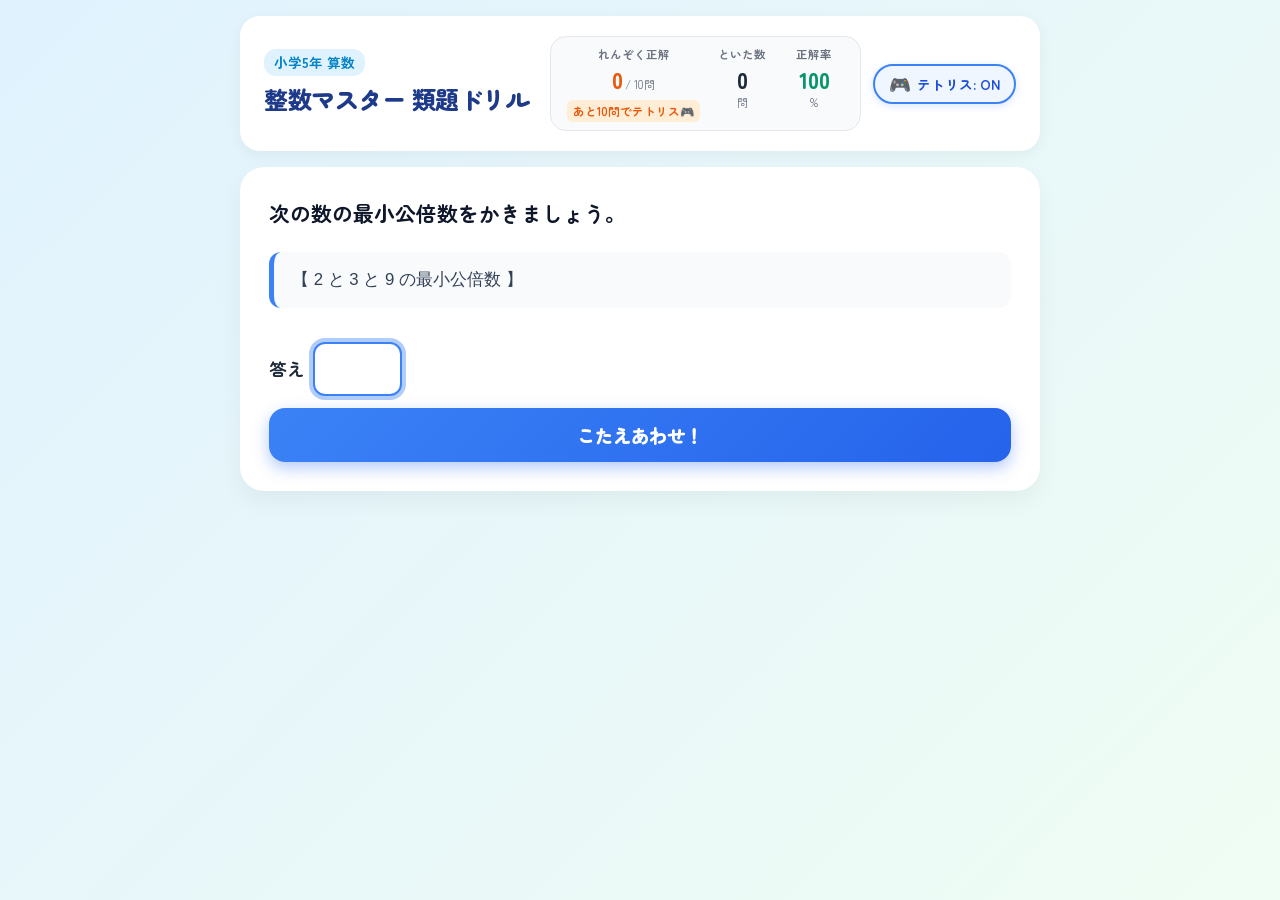
<file: index.html>
<!DOCTYPE html>
<html lang="ja">
<head>
  <meta charset="UTF-8">
  <meta name="viewport" content="width=device-width, initial-scale=1.0">
  <title>小5算数 整数マスター - 類題特化ドリル</title>
  <link rel="preconnect" href="https://fonts.googleapis.com">
  <link rel="preconnect" href="https://fonts.gstatic.com" crossorigin>
  <link href="https://fonts.googleapis.com/css2?family=Zen+Maru+Gothic:wght@400;500;700;900&display=swap" rel="stylesheet">
  <link rel="stylesheet" href="style.css">
</head>
<body>
  <div class="app-container">
    <!-- ヘッダー -->
    <header class="main-header">
      <div class="header-top">
        <div class="logo">
          <span class="badge-grade">小学5年 算数</span>
          <h1>整数マスター 類題ドリル</h1>
        </div>
        <div class="header-right">
          <div class="stats-bar">
            <div class="stat-item combo">
              <span class="stat-label">れんぞく正解</span>
              <div class="combo-num-wrap">
                <span class="stat-val" id="comboCount">0</span>
                <span class="stat-unit" id="comboUnit">/ 10問</span>
              </div>
              <span class="tetris-hint" id="tetrisHint">あと10問でテトリス🎮</span>
            </div>
            <div class="stat-item total">
              <span class="stat-label">といた数</span>
              <span class="stat-val" id="totalSolved">0</span>
              <span class="stat-unit">問</span>
            </div>
            <div class="stat-item rate">
              <span class="stat-label">正解率</span>
              <span class="stat-val" id="correctRate">100</span>
              <span class="stat-unit">%</span>
            </div>
          </div>
          <button type="button" class="btn-toggle-tetris on" id="toggleTetrisBtn" title="ごほうびテトリスのON/OFFを切り替えます">
            <span class="toggle-icon" id="toggleIcon">🎮</span>
            <span class="toggle-label" id="toggleLabel">テトリス: <strong>ON</strong></span>
          </button>
        </div>
      </div>

    </header>

    <!-- メイン問題表示エリア -->
    <main class="quiz-main">
      <div class="card question-card" id="questionCard">

        <div class="question-body">
          <div class="question-instruction" id="questionInstruction">問題文がここに入ります</div>
          <div class="question-subtext" id="questionSubtext" style="display:none;"></div>
          
          <!-- 入力フォームエリア -->
          <form id="answerForm" onsubmit="return false;">
            <div class="input-container" id="inputContainer">
              <!-- 動的に入力フィールドが生成されます -->
            </div>

            <!-- 操作ボタン -->
            <div class="action-buttons">
              <button type="submit" id="submitBtn" class="btn btn-primary">
                <span>こたえあわせ！</span>
              </button>
            </div>
          </form>
        </div>

        <!-- 判定結果・考え方表示エリア（解答後に表示） -->
        <div class="result-container" id="resultContainer" style="display:none;">
          <div class="result-banner" id="resultBanner">
            <div class="result-icon" id="resultIcon">⭕</div>
            <div class="result-text" id="resultText">せいかい！よくできました！</div>
          </div>

          <!-- 正解の表示（間違えた場合やすべての場合） -->
          <div class="correct-answer-box" id="correctAnswerBox">
            <div class="box-title">正解（こたえ）</div>
            <div class="box-content" id="correctAnswerContent"></div>
          </div>

          <!-- テスト用紙と同じ「考え方」ボックス -->
          <div class="explanation-box" id="explanationBox">
            <div class="box-title">
              <span class="bulb-icon">💡</span> 考え方
            </div>
            <div class="box-content" id="explanationContent">
              <!-- 考え方の解説が入る -->
            </div>
          </div>

          <div class="next-action">
            <button type="button" id="nextBtn" class="btn btn-next">
              <span>つぎの問題へ ⏩</span>
              <span class="key-hint">（Enterキーでも進めます）</span>
            </button>
          </div>
        </div>
      </div>
    </main>


  </div>

  <!-- 10問連続正解 祝福モーダル -->
  <div class="modal-overlay" id="tetrisUnlockModal" style="display: none;">
    <div class="modal-card unlock-card">
      <div class="unlock-icon">🎉 🕹️ 👑</div>
      <h2>10問連続正解！！</h2>
      <p class="unlock-desc">すごい！全問正解パワー全開！<br>ごほうびの<strong>「2分間テトリス」</strong>であそべるよ！</p>
      <button class="btn btn-tetris-start" id="startTetrisBtn">
        <span>🎮 テトリスをスタート！（2分間）</span>
      </button>
      <button class="btn-text-only" id="skipTetrisBtn">いまは勉強をつづける ✏️</button>
      <button class="btn-text-only text-muted" id="disableTetrisFromModalBtn" style="font-size: 0.8rem; color: #94a3b8; margin-top: 4px;">（テトリスをOFFにして集中モードにする）</button>
    </div>
  </div>

  <!-- テトリスゲーム画面モーダル -->
  <div class="modal-overlay tetris-bg" id="tetrisGameModal" style="display: none;">
    <div class="tetris-container">
      <!-- 上部情報バー -->
      <div class="tetris-header">
        <div class="tetris-timer-box">
          <span class="timer-icon">⏳</span>
          <span class="timer-label">のこり時間</span>
          <span class="timer-val" id="tetrisTimer">02:00</span>
        </div>
        <div class="tetris-stats">
          <div class="t-stat">スコア: <span id="tetrisScore">0</span></div>
          <div class="t-stat">ライン: <span id="tetrisLines">0</span></div>
        </div>
        <button class="btn btn-close-game" id="quitTetrisBtn">もどる ✏️</button>
      </div>

      <!-- ゲームメインエリア -->
      <div class="tetris-playfield">
        <div class="canvas-wrap">
          <canvas id="tetrisCanvas" width="200" height="400"></canvas>
          <div class="game-over-overlay" id="gameOverOverlay" style="display: none;">
            <div class="go-text">ゲームオーバー！</div>
            <button class="btn btn-primary" id="retryTetrisBtn">もう一度あそぶ</button>
          </div>
        </div>

        <!-- サイドパネル（HOLD, NEXTミノ & 操作ガイド） -->
        <div class="tetris-side">
          <div class="side-box">
            <div class="side-title">キープ (HOLD)</div>
            <canvas id="holdCanvas" width="80" height="80"></canvas>
          </div>
          <div class="side-box">
            <div class="side-title">つぎのブロック</div>
            <canvas id="nextCanvas" width="80" height="80"></canvas>
          </div>
          <div class="side-box pc-guide">
            <div class="side-title">PC操作</div>
            <p>⬅️ ➡️ : 移動</p>
            <p>⬆️ : 回転</p>
            <p>⬇️ : 下へ</p>
            <p>スペース : 即落下⚡</p>
            <p>C : キープ(HOLD)</p>
          </div>
        </div>
      </div>

      <!-- モバイル・タブレット用コントローラー -->
      <div class="tetris-touch-controls">
        <div class="dpad-left">
          <button class="touch-btn" id="btnLeft">◀</button>
          <button class="touch-btn" id="btnRight">▶</button>
          <button class="touch-btn" id="btnHold">📦 キープ</button>
        </div>
        <div class="dpad-right">
          <button class="touch-btn btn-action" id="btnRotate">🔄 まわす</button>
          <button class="touch-btn btn-action" id="btnDown">⬇️ おとす</button>
          <button class="touch-btn btn-harddrop" id="btnHardDrop">⚡ ドカン！</button>
        </div>
      </div>
    </div>
  </div>

  <!-- タイムアップモーダル -->
  <div class="modal-overlay" id="timeUpModal" style="display: none;">
    <div class="modal-card timeup-card">
      <div class="timeup-icon">⏰ 🎊</div>
      <h2>2分間おつかれさま！</h2>
      <p class="timeup-desc">スコア：<strong id="finalScore">0</strong> 点！<br>リフレッシュできたかな？<br>また10問正解してテトリスであそぼう！</p>
      <button class="btn btn-primary" id="backToMathBtn">
        <span>✏️ 算数の勉強にもどる！</span>
      </button>
    </div>
  </div>

  <script src="app.js"></script>
</body>
</html>
</file>
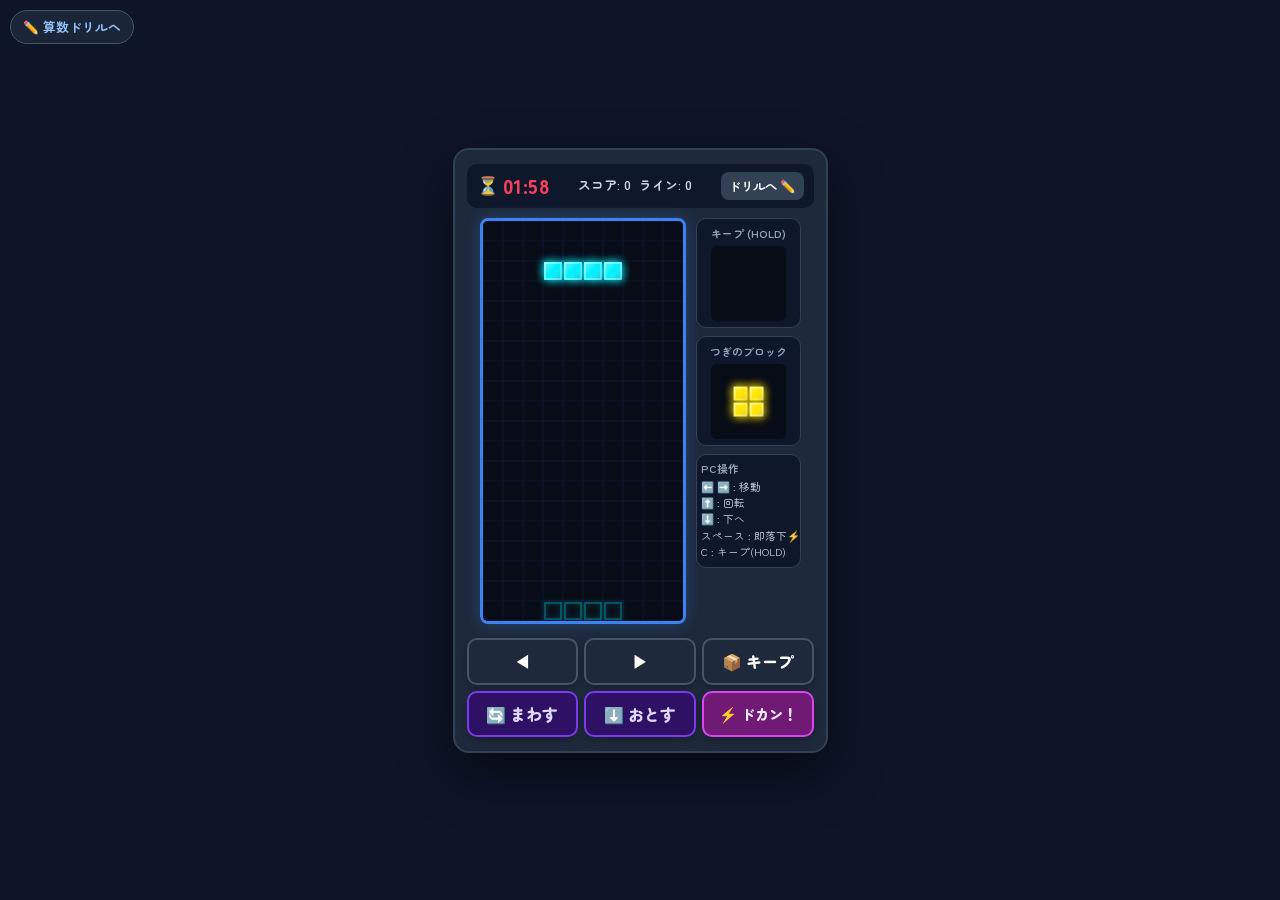
<file: tetris/index.html>
<!DOCTYPE html>
<html lang="ja">
<head>
  <meta charset="UTF-8">
  <meta name="viewport" content="width=device-width, initial-scale=1.0">
  <title>🎮 ネオンテトリス（テスト・確認用）</title>
  <link rel="preconnect" href="https://fonts.googleapis.com">
  <link rel="preconnect" href="https://fonts.gstatic.com" crossorigin>
  <link href="https://fonts.googleapis.com/css2?family=Zen+Maru+Gothic:wght@400;500;700;900&display=swap" rel="stylesheet">
  <link rel="stylesheet" href="../style.css">
  <style>
    body {
      background: #090d16;
      min-height: 100vh;
      margin: 0;
      padding: 0;
      display: flex;
      align-items: center;
      justify-content: center;
    }
    .standalone-nav {
      position: fixed;
      top: 10px;
      left: 10px;
      z-index: 2000;
    }
    .btn-back-home {
      background: rgba(30, 41, 59, 0.85);
      border: 1px solid #475569;
      color: #93c5fd;
      padding: 6px 12px;
      border-radius: 20px;
      font-size: 0.8rem;
      text-decoration: none;
      font-weight: 700;
      display: inline-flex;
      align-items: center;
      gap: 4px;
      backdrop-filter: blur(4px);
      transition: all 0.2s;
    }
    .btn-back-home:hover {
      background: #2563eb;
      color: #ffffff;
    }
  </style>
</head>
<body>
  <!-- ドリルへ戻るリンク -->
  <div class="standalone-nav">
    <a href="../" class="btn-back-home">✏️ 算数ドリルへ</a>
  </div>

  <!-- テトリスゲーム画面モーダル（常時表示） -->
  <div class="modal-overlay tetris-bg" id="tetrisGameModal" style="display: flex;">
    <div class="tetris-container">
      <!-- 上部情報バー -->
      <div class="tetris-header">
        <div class="tetris-timer-box">
          <span class="timer-icon">⏳</span>
          <span class="timer-val" id="tetrisTimer">02:00</span>
        </div>
        <div class="tetris-stats">
          <div class="t-stat">スコア: <span id="tetrisScore">0</span></div>
          <div class="t-stat">ライン: <span id="tetrisLines">0</span></div>
        </div>
        <button class="btn btn-close-game" id="quitTetrisBtn">ドリルへ ✏️</button>
      </div>

      <!-- ゲームメインエリア -->
      <div class="tetris-playfield">
        <div class="canvas-wrap">
          <canvas id="tetrisCanvas" width="200" height="400"></canvas>
          <div class="game-over-overlay" id="gameOverOverlay" style="display: none;">
            <div class="go-text">ゲームオーバー！</div>
            <button class="btn btn-primary" id="retryTetrisBtn">もう一度あそぶ</button>
          </div>
        </div>

        <!-- サイドパネル（HOLD, NEXTミノ & 操作ガイド） -->
        <div class="tetris-side">
          <div class="side-box">
            <div class="side-title">キープ (HOLD)</div>
            <canvas id="holdCanvas" width="70" height="70"></canvas>
          </div>
          <div class="side-box">
            <div class="side-title">つぎのブロック</div>
            <canvas id="nextCanvas" width="70" height="70"></canvas>
          </div>
          <div class="side-box pc-guide">
            <div class="side-title">PC操作</div>
            <p>⬅️ ➡️ : 移動</p>
            <p>⬆️ : 回転</p>
            <p>⬇️ : 下へ</p>
            <p>スペース : 即落下⚡</p>
            <p>C : キープ(HOLD)</p>
          </div>
        </div>
      </div>

      <!-- モバイル・タブレット用コントローラー -->
      <div class="tetris-touch-controls">
        <div class="dpad-left">
          <button class="touch-btn" id="btnLeft">◀</button>
          <button class="touch-btn" id="btnRight">▶</button>
          <button class="touch-btn" id="btnHold">📦 キープ</button>
        </div>
        <div class="dpad-right">
          <button class="touch-btn btn-action" id="btnRotate">🔄 まわす</button>
          <button class="touch-btn btn-action" id="btnDown">⬇️ おとす</button>
          <button class="touch-btn btn-harddrop" id="btnHardDrop">⚡ ドカン！</button>
        </div>
      </div>
    </div>
  </div>

  <!-- タイムアップモーダル -->
  <div class="modal-overlay" id="timeUpModal" style="display: none;">
    <div class="modal-card timeup-card">
      <div class="timeup-icon">⏰ 🎊</div>
      <h2>2分間おつかれさま！</h2>
      <p class="timeup-desc">スコア：<strong id="finalScore">0</strong> 点！<br>もう一度あそぶか、算数ドリルに戻れます。</p>
      <button class="btn btn-primary" id="backToMathBtn">
        <span>🎮 もう一度テトリスであそぶ！</span>
      </button>
      <a href="../" class="btn-text-only" style="margin-top: 8px; text-decoration: none; display: inline-block;">✏️ 算数ドリルへ</a>
    </div>
  </div>

  <script src="../app.js"></script>
  <script>
    // テトリス単体起動スクリプト
    document.addEventListener('DOMContentLoaded', () => {
      let tetrisGameInstance;

      function startStandaloneTetris() {
        tetrisGameInstance = new TetrisGame(() => {
          // 「ドリルへ」を押した時はドリルページへ遷移
          window.location.href = '../';
        });

        // タイムアップ後に「もう一度テトリスであそぶ」を押したときの挙動
        const backBtn = document.getElementById('backToMathBtn');
        if (backBtn) {
          // 既存イベントをクローンして置換
          const newBackBtn = backBtn.cloneNode(true);
          backBtn.parentNode.replaceChild(newBackBtn, backBtn);
          newBackBtn.addEventListener('click', () => {
            document.getElementById('timeUpModal').style.display = 'none';
            tetrisGameInstance.start();
          });
        }

        // 「ドリルへ」ボタンの遷移
        const quitBtn = document.getElementById('quitTetrisBtn');
        if (quitBtn) {
          const newQuitBtn = quitBtn.cloneNode(true);
          quitBtn.parentNode.replaceChild(newQuitBtn, quitBtn);
          newQuitBtn.addEventListener('click', () => {
            tetrisGameInstance.pauseAndSave();
            window.location.href = '../';
          });
        }

        tetrisGameInstance.start();
      }

      startStandaloneTetris();
    });
  </script>
</body>
</html>
</file>
<file: style.css>
:root {
  --primary-color: #3b82f6;
  --primary-hover: #2563eb;
  --primary-light: #eff6ff;
  --accent-color: #f59e0b;
  --success-color: #10b981;
  --danger-color: #ef4444;
  --text-main: #1f2937;
  --text-muted: #6b7280;
  --bg-color: #f0fdf4;
  --card-bg: #ffffff;
  --border-color: #e5e7eb;
  --focus-ring: rgba(59, 130, 246, 0.4);
  --font-family: 'Zen Maru Gothic', -apple-system, BlinkMacSystemFont, "Segoe UI", Roboto, sans-serif;
}

* {
  box-sizing: border-box;
  margin: 0;
  padding: 0;
}

body {
  font-family: var(--font-family);
  background: linear-gradient(135deg, #e0f2fe 0%, #f0fdf4 100%);
  color: var(--text-main);
  min-height: 100vh;
  display: flex;
  flex-direction: column;
  align-items: center;
  padding: 16px;
  line-height: 1.6;
}

.app-container {
  width: 100%;
  max-width: 800px;
  display: flex;
  flex-direction: column;
  gap: 16px;
}

/* ヘッダー */
.main-header {
  background: var(--card-bg);
  border-radius: 20px;
  padding: 20px 24px;
  box-shadow: 0 4px 15px rgba(0, 0, 0, 0.05);
  display: flex;
  flex-direction: column;
  gap: 16px;
}

.header-top {
  display: flex;
  justify-content: space-between;
  align-items: center;
  flex-wrap: wrap;
  gap: 16px;
}

.logo {
  display: flex;
  flex-direction: column;
  gap: 4px;
}

.badge-grade {
  font-size: 0.85rem;
  font-weight: 700;
  color: #0284c7;
  background: #e0f2fe;
  padding: 3px 10px;
  border-radius: 12px;
  width: fit-content;
}

.logo h1 {
  font-size: 1.5rem;
  font-weight: 900;
  color: #1e3a8a;
  letter-spacing: -0.5px;
}

/* ヘッダー右側（成績バー＆テトリス設定トグル） */
.header-right {
  display: flex;
  align-items: center;
  gap: 12px;
  flex-wrap: wrap;
}

.btn-toggle-tetris {
  display: inline-flex;
  align-items: center;
  gap: 6px;
  padding: 8px 14px;
  border-radius: 20px;
  font-family: var(--font-family);
  font-size: 0.85rem;
  font-weight: 700;
  cursor: pointer;
  transition: all 0.2s ease;
  border: 2px solid;
  user-select: none;
  white-space: nowrap;
}

.btn-toggle-tetris.on {
  background: #eff6ff;
  border-color: #3b82f6;
  color: #1d4ed8;
  box-shadow: 0 2px 8px rgba(59, 130, 246, 0.2);
}

.btn-toggle-tetris.on:hover {
  background: #dbeafe;
}

.btn-toggle-tetris.off {
  background: #f1f5f9;
  border-color: #94a3b8;
  color: #64748b;
}

.btn-toggle-tetris.off:hover {
  background: #e2e8f0;
}

.toggle-icon {
  font-size: 1.1rem;
  line-height: 1;
}

/* 成績バー */
.stats-bar {
  display: flex;
  gap: 12px;
  background: #f8fafc;
  padding: 8px 16px;
  border-radius: 16px;
  border: 1px solid var(--border-color);
}

.stat-item {
  display: flex;
  flex-direction: column;
  align-items: center;
  min-width: 60px;
}

.stat-label {
  font-size: 0.72rem;
  color: var(--text-muted);
  font-weight: 700;
}

.stat-val {
  font-size: 1.35rem;
  font-weight: 900;
  color: #1e293b;
}

.combo .stat-val {
  color: #ea580c;
}

.rate .stat-val {
  color: #059669;
}

.stat-unit {
  font-size: 0.7rem;
  color: var(--text-muted);
  margin-top: -4px;
}

/* カテゴリーナビゲーション */
.category-nav {
  display: flex;
  gap: 8px;
  overflow-x: auto;
  padding-bottom: 4px;
  scrollbar-width: thin;
}

.category-nav::-webkit-scrollbar {
  height: 4px;
}

.category-nav::-webkit-scrollbar-thumb {
  background: #cbd5e1;
  border-radius: 4px;
}

.cat-btn {
  white-space: nowrap;
  padding: 8px 16px;
  border-radius: 24px;
  border: 2px solid transparent;
  background: #f1f5f9;
  color: #475569;
  font-family: var(--font-family);
  font-size: 0.95rem;
  font-weight: 700;
  cursor: pointer;
  transition: all 0.2s ease;
}

.cat-btn:hover {
  background: #e2e8f0;
  transform: translateY(-1px);
}

.cat-btn.active {
  background: #3b82f6;
  color: #ffffff;
  box-shadow: 0 4px 10px rgba(59, 130, 246, 0.3);
}

/* メインカード */
.card {
  background: var(--card-bg);
  border-radius: 24px;
  padding: 28px;
  box-shadow: 0 10px 25px rgba(0, 0, 0, 0.05);
  border: 1px solid rgba(255, 255, 255, 0.8);
  position: relative;
  overflow: hidden;
}

.card-header {
  display: flex;
  align-items: center;
  gap: 10px;
  margin-bottom: 20px;
}

.question-badge {
  background: #dbeafe;
  color: #1d4ed8;
  font-size: 0.85rem;
  font-weight: 700;
  padding: 4px 12px;
  border-radius: 8px;
}

.question-tag {
  background: #fef3c7;
  color: #b45309;
  font-size: 0.8rem;
  font-weight: 700;
  padding: 4px 10px;
  border-radius: 8px;
}

/* 問題文 */
.question-body {
  display: flex;
  flex-direction: column;
  gap: 20px;
}

.question-instruction {
  font-size: 1.3rem;
  font-weight: 700;
  color: #0f172a;
  line-height: 1.7;
}

.question-subtext {
  background: #f8fafc;
  padding: 14px 18px;
  border-radius: 12px;
  border-left: 5px solid #3b82f6;
  font-size: 1.05rem;
  color: #334155;
  font-weight: 500;
  line-height: 1.7;
}

.number-chip-container {
  display: flex;
  flex-wrap: wrap;
  gap: 10px;
  padding: 12px 16px;
  background: #f1f5f9;
  border-radius: 12px;
  margin: 10px 0;
}

.number-chip {
  background: #ffffff;
  padding: 6px 14px;
  border-radius: 8px;
  font-size: 1.25rem;
  font-weight: 900;
  color: #1e293b;
  box-shadow: 0 2px 4px rgba(0, 0, 0, 0.06);
  border: 1px solid #cbd5e1;
}

/* 入力エリア */
.input-container {
  display: flex;
  flex-direction: column;
  gap: 18px;
  margin-top: 14px;
}

.input-row {
  display: flex;
  align-items: center;
  flex-wrap: wrap;
  gap: 8px;
  font-size: 1.15rem;
  font-weight: 700;
}

.input-row-block {
  display: flex;
  flex-direction: column;
  gap: 8px;
  background: #f8fafc;
  padding: 14px 18px;
  border-radius: 16px;
  border: 1px solid #e2e8f0;
}

.input-label {
  color: #1e293b;
  font-size: 1.1rem;
  font-weight: 700;
  display: inline-flex;
  align-items: center;
  gap: 6px;
}

.multi-box-wrap {
  display: flex;
  align-items: center;
  flex-wrap: wrap;
  gap: 8px;
}

.box-item {
  display: inline-flex;
  align-items: center;
  gap: 6px;
}

.box-separator {
  color: #64748b;
  font-size: 1.2rem;
  font-weight: 700;
}

.input-field-wrap {
  display: inline-flex;
  align-items: center;
  gap: 6px;
  background: #ffffff;
  border: 2px solid #94a3b8;
  border-radius: 12px;
  padding: 4px 10px;
  transition: all 0.2s ease;
  box-shadow: inset 0 2px 4px rgba(0, 0, 0, 0.04);
}

.input-field-wrap:focus-within {
  border-color: #3b82f6;
  background: #ffffff;
  box-shadow: 0 0 0 4px var(--focus-ring);
}

.math-input {
  font-family: var(--font-family);
  font-size: 1.3rem;
  font-weight: 900;
  color: #0f172a;
  background: transparent;
  border: none;
  outline: none;
  padding: 6px 4px;
  width: 90px;
  text-align: center;
}

.math-input.input-wide {
  width: 220px;
  text-align: center;
}

.math-input.input-narrow {
  width: 65px;
  text-align: center;
}

.math-input.input-term {
  width: 140px;
  text-align: center;
}

.input-unit {
  color: #334155;
  font-size: 1.1rem;
  font-weight: 700;
}

/* アクションボタン */
.action-buttons {
  margin-top: 12px;
  display: flex;
  justify-content: flex-end;
}

.btn {
  font-family: var(--font-family);
  font-size: 1.15rem;
  font-weight: 900;
  padding: 14px 32px;
  border-radius: 16px;
  border: none;
  cursor: pointer;
  transition: all 0.2s ease;
  display: inline-flex;
  align-items: center;
  justify-content: center;
  gap: 8px;
}

.btn-primary {
  background: linear-gradient(135deg, #3b82f6 0%, #2563eb 100%);
  color: #ffffff;
  box-shadow: 0 6px 16px rgba(37, 99, 235, 0.35);
  width: 100%;
}

.btn-primary:hover {
  transform: translateY(-2px);
  box-shadow: 0 8px 20px rgba(37, 99, 235, 0.45);
}

.btn-primary:active {
  transform: translateY(0);
}

/* 判定結果・解説コンテナ */
.result-container {
  margin-top: 24px;
  padding-top: 20px;
  border-top: 2px dashed #cbd5e1;
  display: flex;
  flex-direction: column;
  gap: 16px;
  animation: fadeIn 0.3s ease;
}

@keyframes fadeIn {
  from { opacity: 0; transform: translateY(8px); }
  to { opacity: 1; transform: translateY(0); }
}

.result-banner {
  display: flex;
  align-items: center;
  gap: 14px;
  padding: 14px 20px;
  border-radius: 16px;
}

.result-banner.correct {
  background: #ecfdf5;
  border: 2px solid #34d399;
  color: #065f46;
}

.result-banner.incorrect {
  background: #fef2f2;
  border: 2px solid #f87171;
  color: #991b1b;
}

.result-icon {
  font-size: 2.2rem;
  line-height: 1;
}

.result-text {
  font-size: 1.25rem;
  font-weight: 900;
}

/* 正解表示ボックス */
.correct-answer-box {
  background: #f8fafc;
  border-radius: 14px;
  padding: 14px 18px;
  border: 1px solid #e2e8f0;
}

.correct-answer-box .box-title {
  font-size: 0.9rem;
  font-weight: 700;
  color: #64748b;
  margin-bottom: 6px;
}

.correct-answer-box .box-content {
  font-size: 1.2rem;
  font-weight: 900;
  color: #1e293b;
}

/* テスト用紙風「考え方」ボックス */
.explanation-box {
  background: #fffbeb;
  border: 2px dashed #f59e0b;
  border-radius: 16px;
  padding: 18px 22px;
  position: relative;
}

.explanation-box .box-title {
  font-size: 1.05rem;
  font-weight: 900;
  color: #b45309;
  display: flex;
  align-items: center;
  gap: 6px;
  margin-bottom: 10px;
}

.explanation-box .box-content {
  font-size: 1.05rem;
  line-height: 1.8;
  color: #78350f;
  white-space: pre-line;
  font-weight: 500;
}

.formula-highlight {
  font-weight: 700;
  color: #b45309;
  background: rgba(245, 158, 11, 0.15);
  padding: 2px 6px;
  border-radius: 4px;
}

/* つぎへボタン */
.next-action {
  margin-top: 8px;
}

.btn-next {
  background: linear-gradient(135deg, #10b981 0%, #059669 100%);
  color: #ffffff;
  width: 100%;
  font-size: 1.25rem;
  box-shadow: 0 6px 16px rgba(16, 185, 129, 0.35);
  display: flex;
  flex-direction: column;
  padding: 14px 20px;
}

.btn-next:hover {
  transform: translateY(-2px);
  box-shadow: 0 8px 20px rgba(16, 185, 129, 0.45);
}

.key-hint {
  font-size: 0.75rem;
  font-weight: 500;
  opacity: 0.85;
}

/* フッター */
.main-footer {
  text-align: center;
  color: var(--text-muted);
  font-size: 0.85rem;
  padding: 12px;
}

/* モバイル対応 */
@media (max-width: 600px) {
  body {
    padding: 8px;
  }
  .main-header {
    padding: 16px;
  }
  .card {
    padding: 18px;
  }
  .question-instruction {
    font-size: 1.15rem;
  }
  .math-input {
    width: 100px;
    font-size: 1.1rem;
  }
  .math-input.input-wide {
    width: 100%;
  }
  .input-row {
    width: 100%;
  }
  .header-right {
    width: 100%;
    display: flex;
    flex-direction: column;
    align-items: center;
    gap: 10px;
  }
  .stats-bar {
    width: 100%;
    justify-content: space-around;
    padding: 8px 10px;
    gap: 8px;
  }
  .stat-item {
    min-width: unset;
  }
  .btn-toggle-tetris {
    padding: 6px 14px;
    font-size: 0.82rem;
  }
}

/* ヘッダーのテトリスヒント */
.combo-num-wrap {
  display: flex;
  align-items: baseline;
  gap: 2px;
}

.tetris-hint {
  font-size: 0.72rem;
  color: #ea580c;
  font-weight: 700;
  background: #ffedd5;
  padding: 2px 6px;
  border-radius: 6px;
  margin-top: 2px;
  white-space: nowrap;
}

/* モーダル共通 */
.modal-overlay {
  position: fixed;
  top: 0;
  left: 0;
  width: 100vw;
  height: 100vh;
  background: rgba(15, 23, 42, 0.75);
  backdrop-filter: blur(4px);
  z-index: 1000;
  display: flex;
  align-items: center;
  justify-content: center;
  padding: 16px;
  animation: fadeIn 0.3s ease;
}

.modal-card {
  background: #ffffff;
  border-radius: 24px;
  padding: 32px 24px;
  max-width: 440px;
  width: 100%;
  text-align: center;
  display: flex;
  flex-direction: column;
  align-items: center;
  gap: 16px;
  box-shadow: 0 20px 40px rgba(0, 0, 0, 0.25);
  animation: popUp 0.35s cubic-bezier(0.175, 0.885, 0.32, 1.275);
}

@keyframes popUp {
  0% { transform: scale(0.7); opacity: 0; }
  100% { transform: scale(1); opacity: 1; }
}

.unlock-card {
  border: 4px solid #f59e0b;
  background: linear-gradient(135deg, #ffffff 0%, #fef3c7 100%);
}

.unlock-icon, .timeup-icon {
  font-size: 3.5rem;
}

.unlock-card h2, .timeup-card h2 {
  font-size: 1.6rem;
  font-weight: 900;
  color: #1e293b;
}

.unlock-desc, .timeup-desc {
  font-size: 1.05rem;
  color: #475569;
  line-height: 1.6;
}

.btn-tetris-start {
  background: linear-gradient(135deg, #ec4899 0%, #f43f5e 100%);
  color: #ffffff;
  width: 100%;
  font-size: 1.2rem;
  box-shadow: 0 6px 16px rgba(244, 63, 94, 0.35);
}

.btn-text-only {
  background: transparent;
  border: none;
  color: #64748b;
  font-family: var(--font-family);
  font-size: 0.95rem;
  font-weight: 700;
  cursor: pointer;
  padding: 6px 12px;
}

.btn-text-only:hover {
  text-decoration: underline;
  color: #1e293b;
}

/* テトリスゲームモーダル */
.tetris-bg {
  background: rgba(15, 23, 42, 0.95);
  padding: 4px;
}

.tetris-container {
  background: #1e293b;
  color: #ffffff;
  border-radius: 16px;
  padding: 8px 6px;
  max-width: 340px;
  width: 100%;
  max-height: 98vh;
  overflow-y: auto;
  overflow-x: hidden;
  display: flex;
  flex-direction: column;
  gap: 6px;
  box-shadow: 0 20px 50px rgba(0, 0, 0, 0.5);
  border: 2px solid #334155;
  animation: popUp 0.25s ease forwards;
  margin: auto;
  box-sizing: border-box;
}

.tetris-header {
  display: flex;
  justify-content: space-between;
  align-items: center;
  background: #0f172a;
  padding: 6px 10px;
  border-radius: 10px;
  gap: 4px;
}

.tetris-timer-box {
  display: flex;
  align-items: center;
  gap: 4px;
  flex-shrink: 0;
}

.timer-icon {
  font-size: 1.1rem;
}

.timer-label {
  display: none;
}

.timer-val {
  font-size: 1.25rem;
  font-weight: 900;
  color: #f43f5e;
  letter-spacing: 0.5px;
}

.tetris-stats {
  display: flex;
  flex-direction: row;
  align-items: center;
  gap: 8px;
  font-size: 0.8rem;
  font-weight: 700;
  color: #cbd5e1;
  white-space: nowrap;
}

.btn-close-game {
  background: #334155;
  color: #f8fafc;
  padding: 5px 8px;
  font-size: 0.78rem;
  border-radius: 8px;
  border: none;
  cursor: pointer;
  white-space: nowrap;
  font-family: var(--font-family);
  font-weight: 700;
  flex-shrink: 0;
}

.btn-close-game:hover {
  background: #475569;
}

.tetris-playfield {
  display: flex;
  justify-content: center;
  gap: 8px;
  align-items: flex-start;
  width: 100%;
}

.canvas-wrap {
  position: relative;
  background: #090d16;
  border: 3px solid #3b82f6;
  border-radius: 8px;
  box-shadow: 0 0 15px rgba(59, 130, 246, 0.3);
  width: 200px;
  height: 400px;
  box-sizing: content-box;
  overflow: hidden;
  flex-shrink: 0;
}

#tetrisCanvas {
  display: block;
  width: 200px;
  height: 400px;
}

.game-over-overlay {
  position: absolute;
  top: 0;
  left: 0;
  width: 100%;
  height: 100%;
  background: rgba(0, 0, 0, 0.85);
  display: flex;
  flex-direction: column;
  align-items: center;
  justify-content: center;
  gap: 16px;
  border-radius: 6px;
  z-index: 10;
}

.go-text {
  font-size: 1.3rem;
  font-weight: 900;
  color: #f43f5e;
}

.tetris-side {
  display: flex;
  flex-direction: column;
  gap: 6px;
  width: 96px;
  flex-shrink: 0;
}

.side-box {
  background: #0f172a;
  border: 1px solid #334155;
  border-radius: 10px;
  padding: 6px 4px;
  text-align: center;
}

.side-title {
  font-size: 0.68rem;
  color: #94a3b8;
  font-weight: 700;
  margin-bottom: 4px;
}

#nextCanvas, #holdCanvas {
  background: #090d16;
  border-radius: 6px;
  margin: 0 auto;
  display: block;
  width: 70px;
  height: 70px;
}

.pc-guide {
  font-size: 0.66rem;
  color: #cbd5e1;
  text-align: left;
  line-height: 1.35;
  padding: 6px 4px;
  display: none; /* スマホ・タブレットはデフォルト非表示で縦収まり最優先 */
}

.pc-guide p {
  margin-bottom: 2px;
  white-space: nowrap;
}

/* タッチ操作ボタン */
.tetris-touch-controls {
  display: flex;
  flex-direction: column;
  gap: 6px;
  margin-top: 4px;
}

.dpad-left, .dpad-right {
  display: flex;
  justify-content: center;
  gap: 6px;
}

.touch-btn {
  background: #1e293b;
  color: #ffffff;
  border: 2px solid #475569;
  border-radius: 10px;
  font-family: var(--font-family);
  font-size: 1rem;
  font-weight: 900;
  padding: 9px 8px;
  cursor: pointer;
  user-select: none;
  touch-action: manipulation;
  transition: all 0.15s ease;
  flex: 1;
  box-shadow: 0 4px 6px rgba(0, 0, 0, 0.2);
}

.touch-btn:active {
  background: #3b82f6;
  border-color: #60a5fa;
  transform: translateY(2px);
}

.touch-btn.btn-action {
  background: #2e1065;
  border-color: #7c3aed;
  color: #ddd6fe;
}

.touch-btn.btn-action:active {
  background: #6d28d9;
}

.touch-btn.btn-harddrop {
  background: #701a75;
  border-color: #d946ef;
  color: #fae8ff;
  font-size: 0.9rem;
}

.touch-btn.btn-harddrop:active {
  background: #c026d3;
}

/* PC等の広め画面（横幅500px以上）向け最適化 */
@media (min-width: 500px) {
  .tetris-bg {
    padding: 16px;
  }
  .tetris-container {
    max-width: 375px;
    padding: 14px 12px;
    gap: 10px;
  }
  .tetris-playfield {
    gap: 10px;
  }
  .tetris-side {
    width: 105px;
    gap: 8px;
  }
  .pc-guide {
    display: block; /* PC表示では操作ガイドを表示 */
  }
  #nextCanvas, #holdCanvas {
    width: 75px;
    height: 75px;
  }
}
</file>
